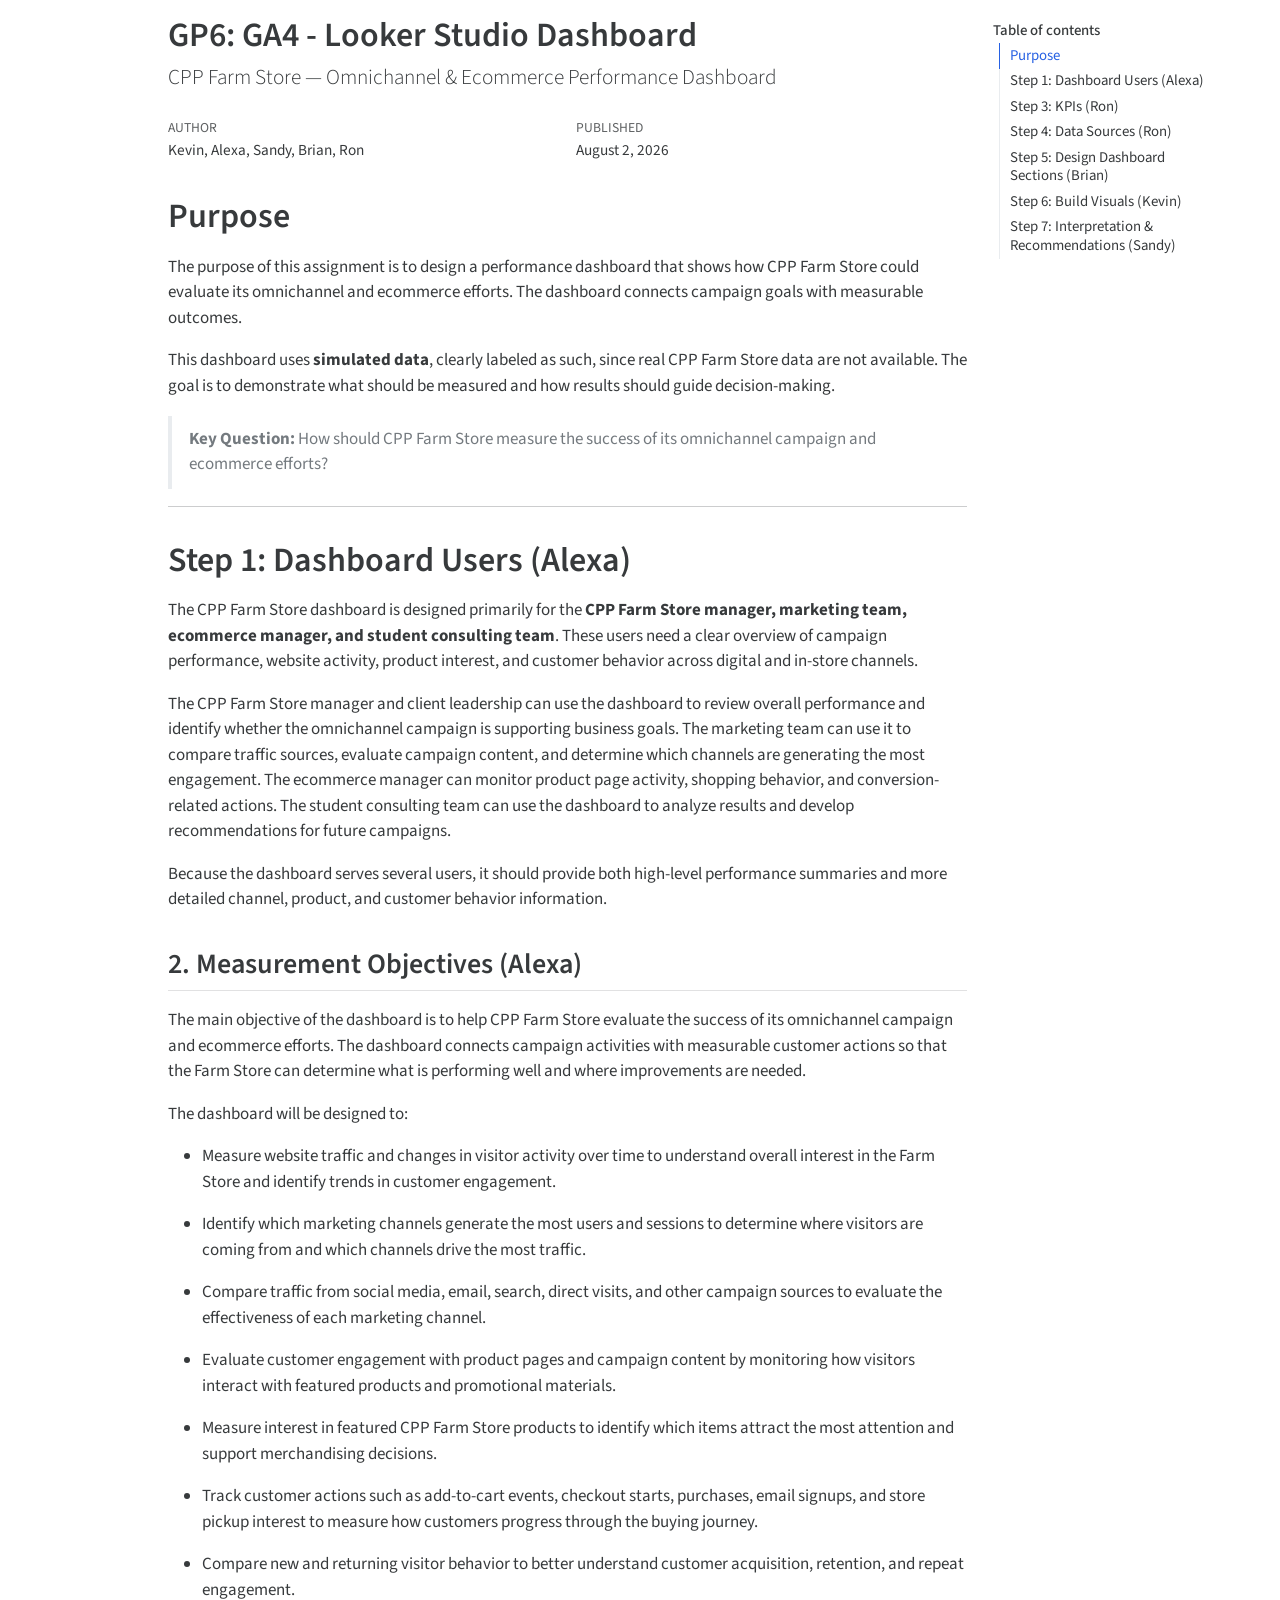
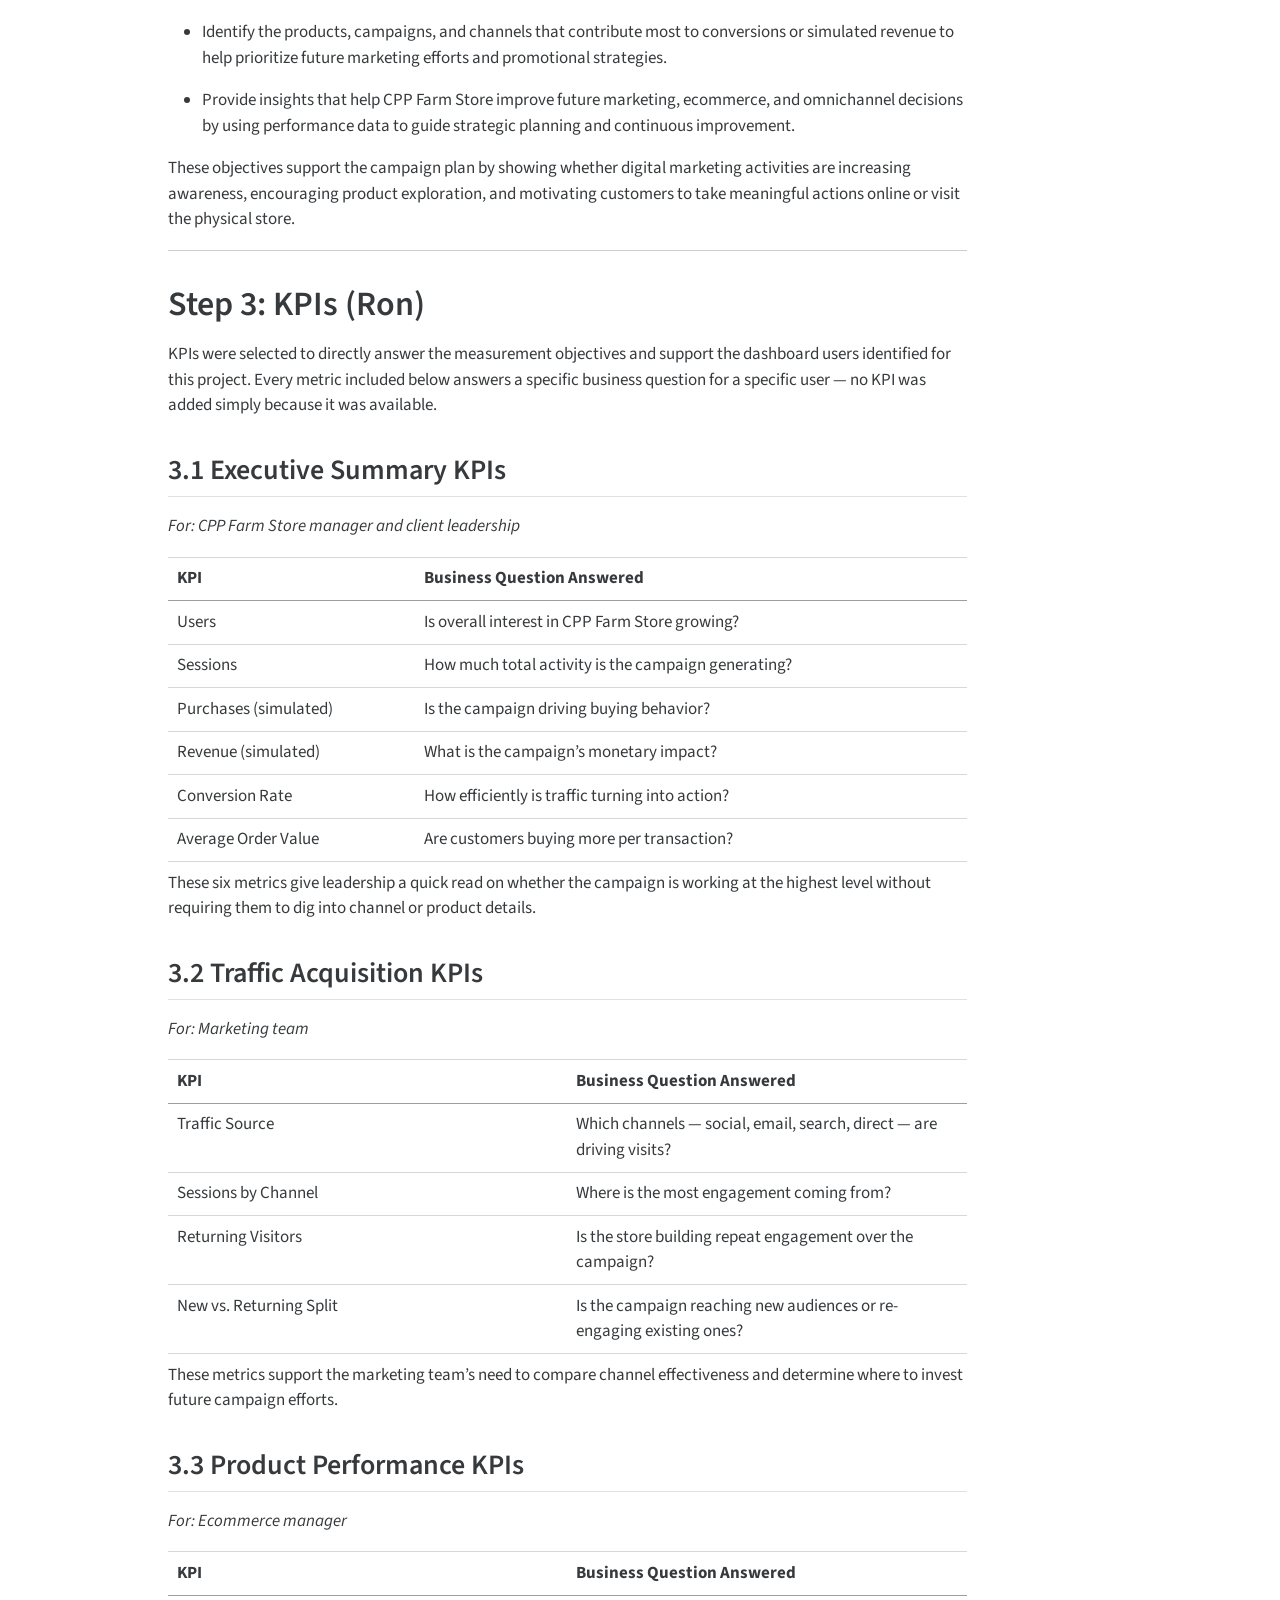
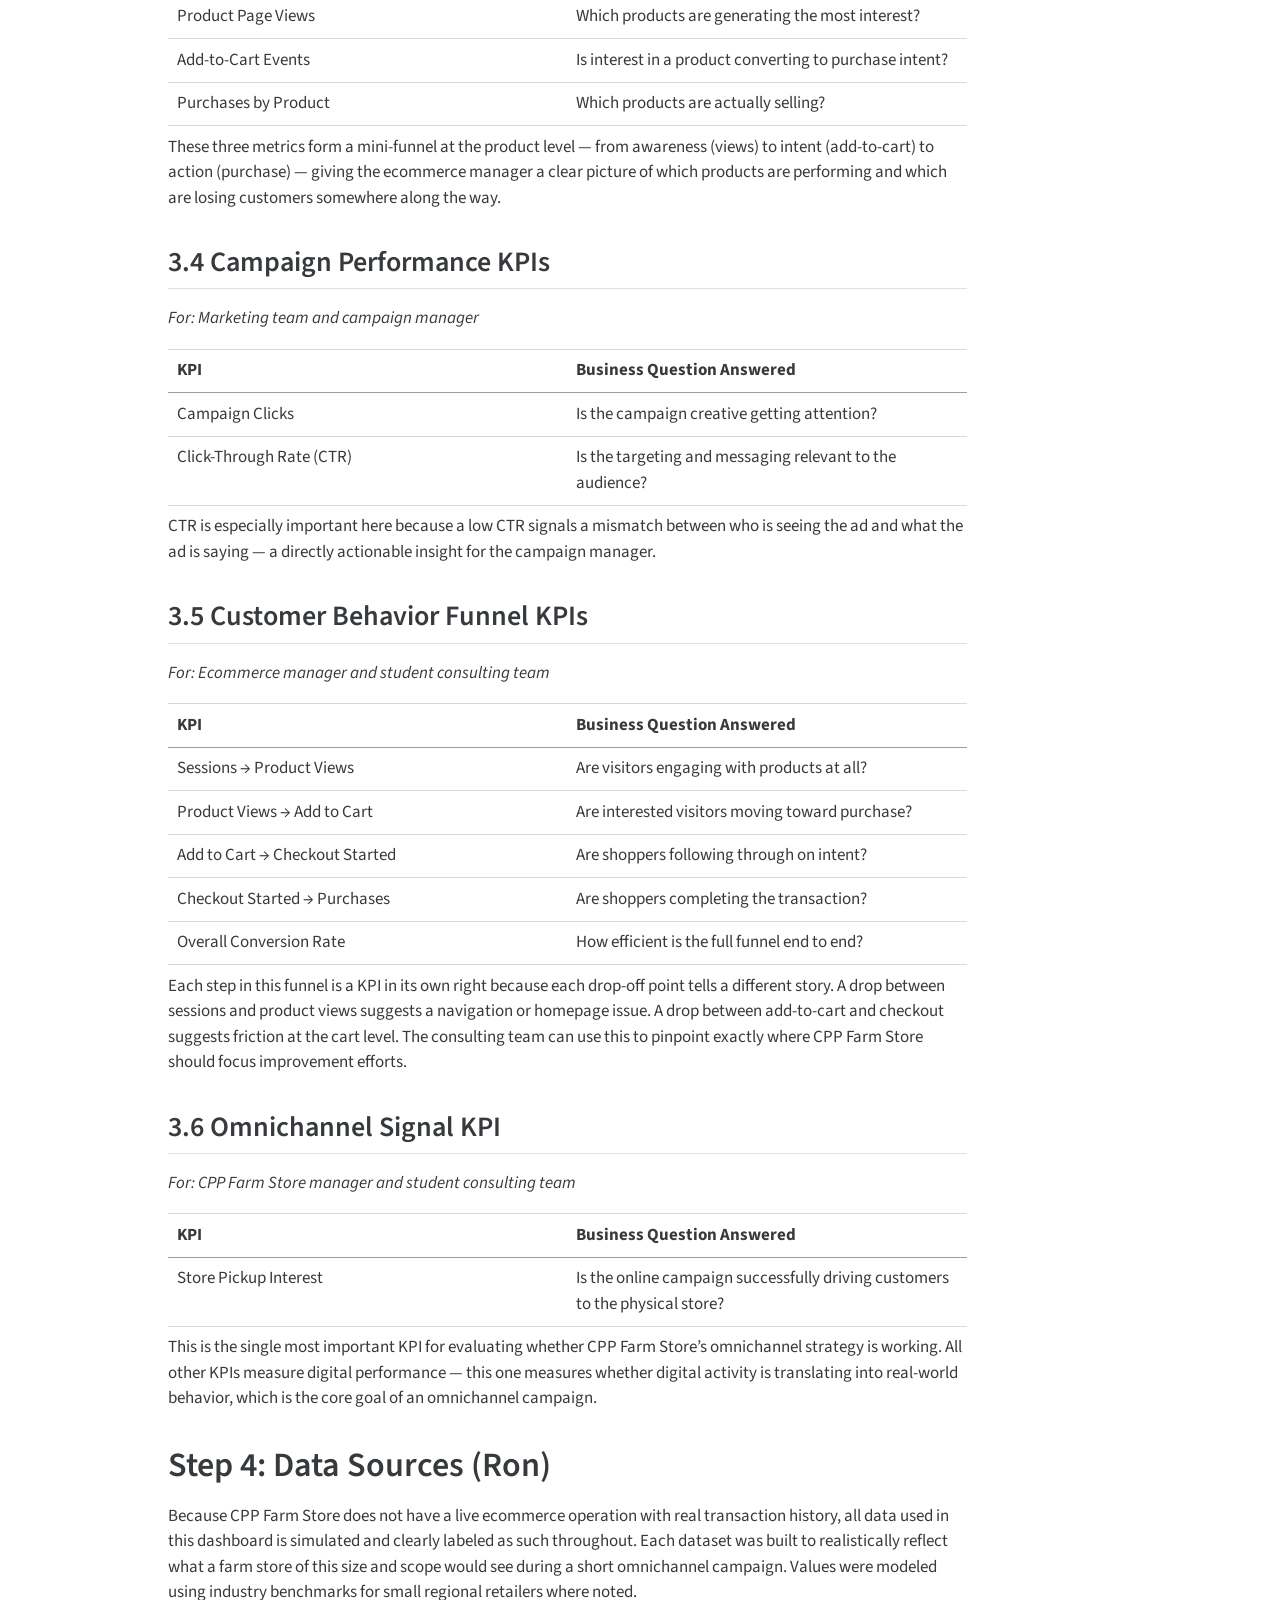
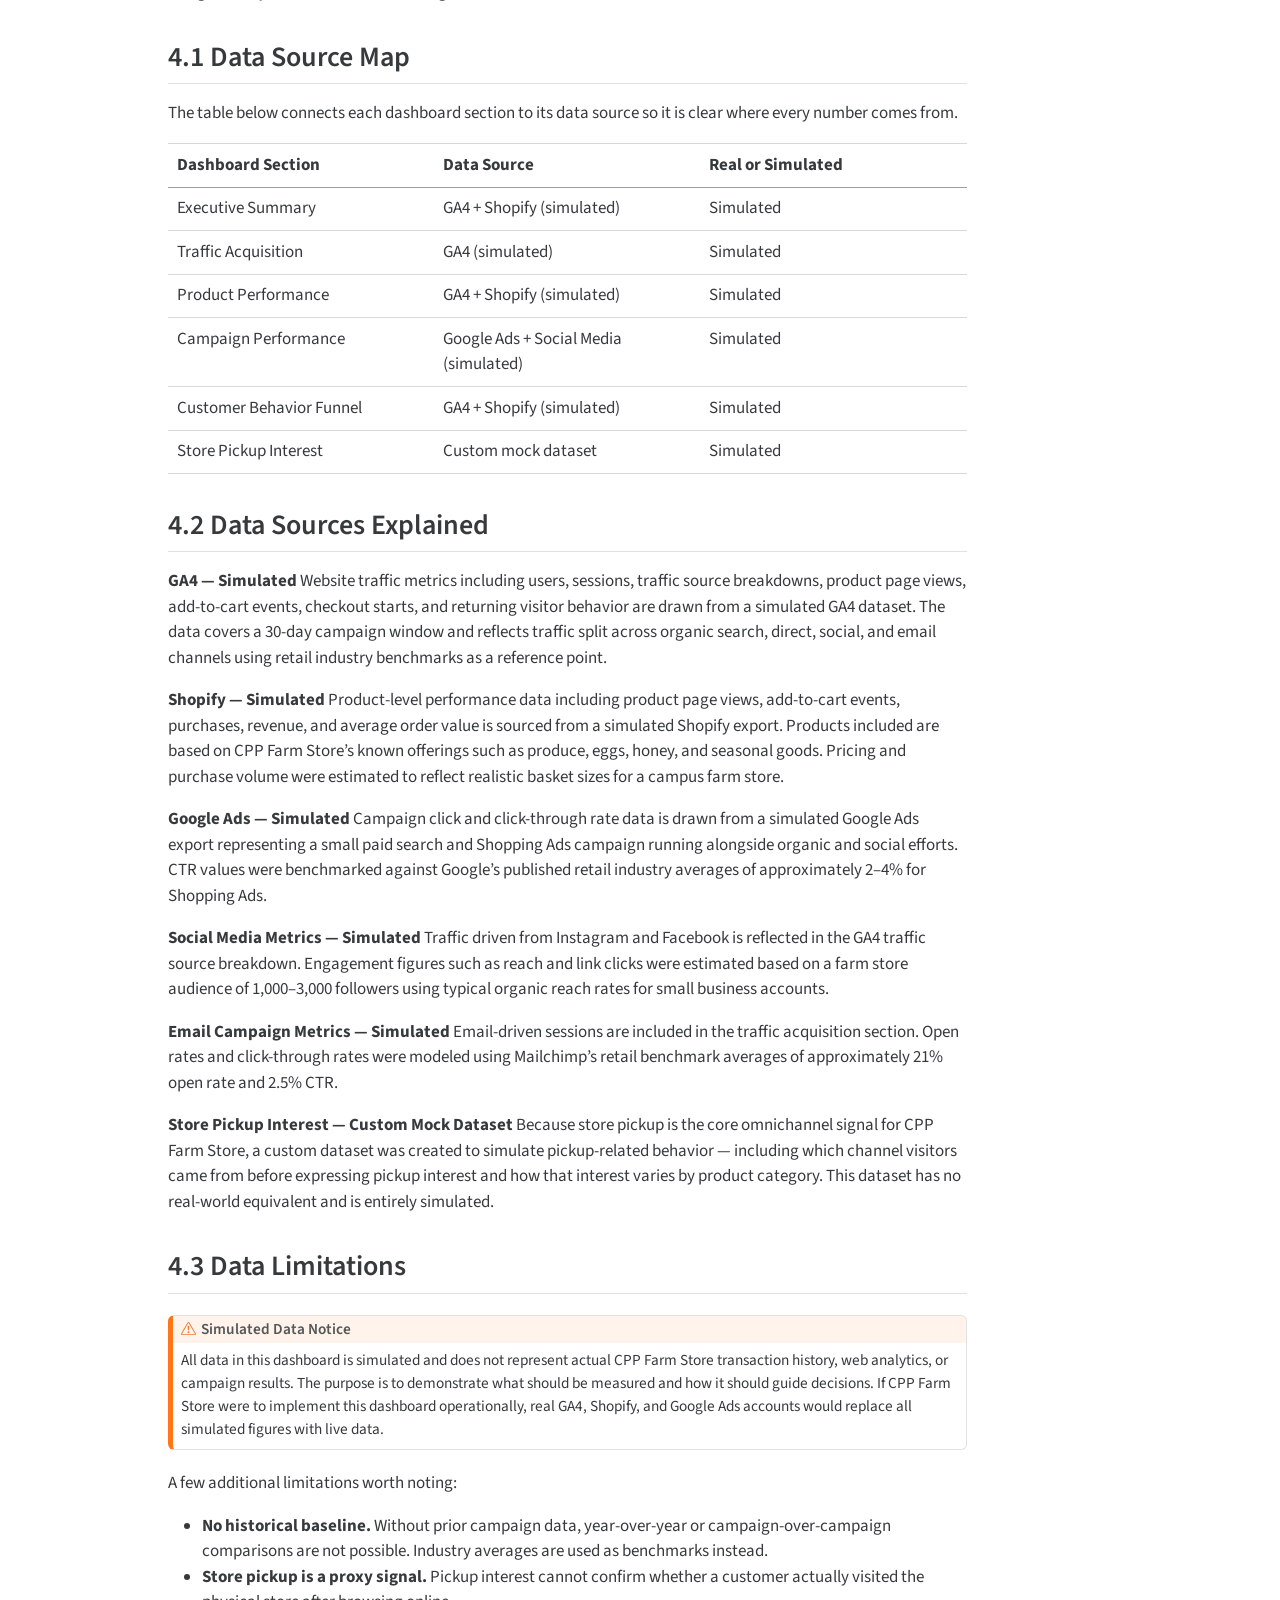
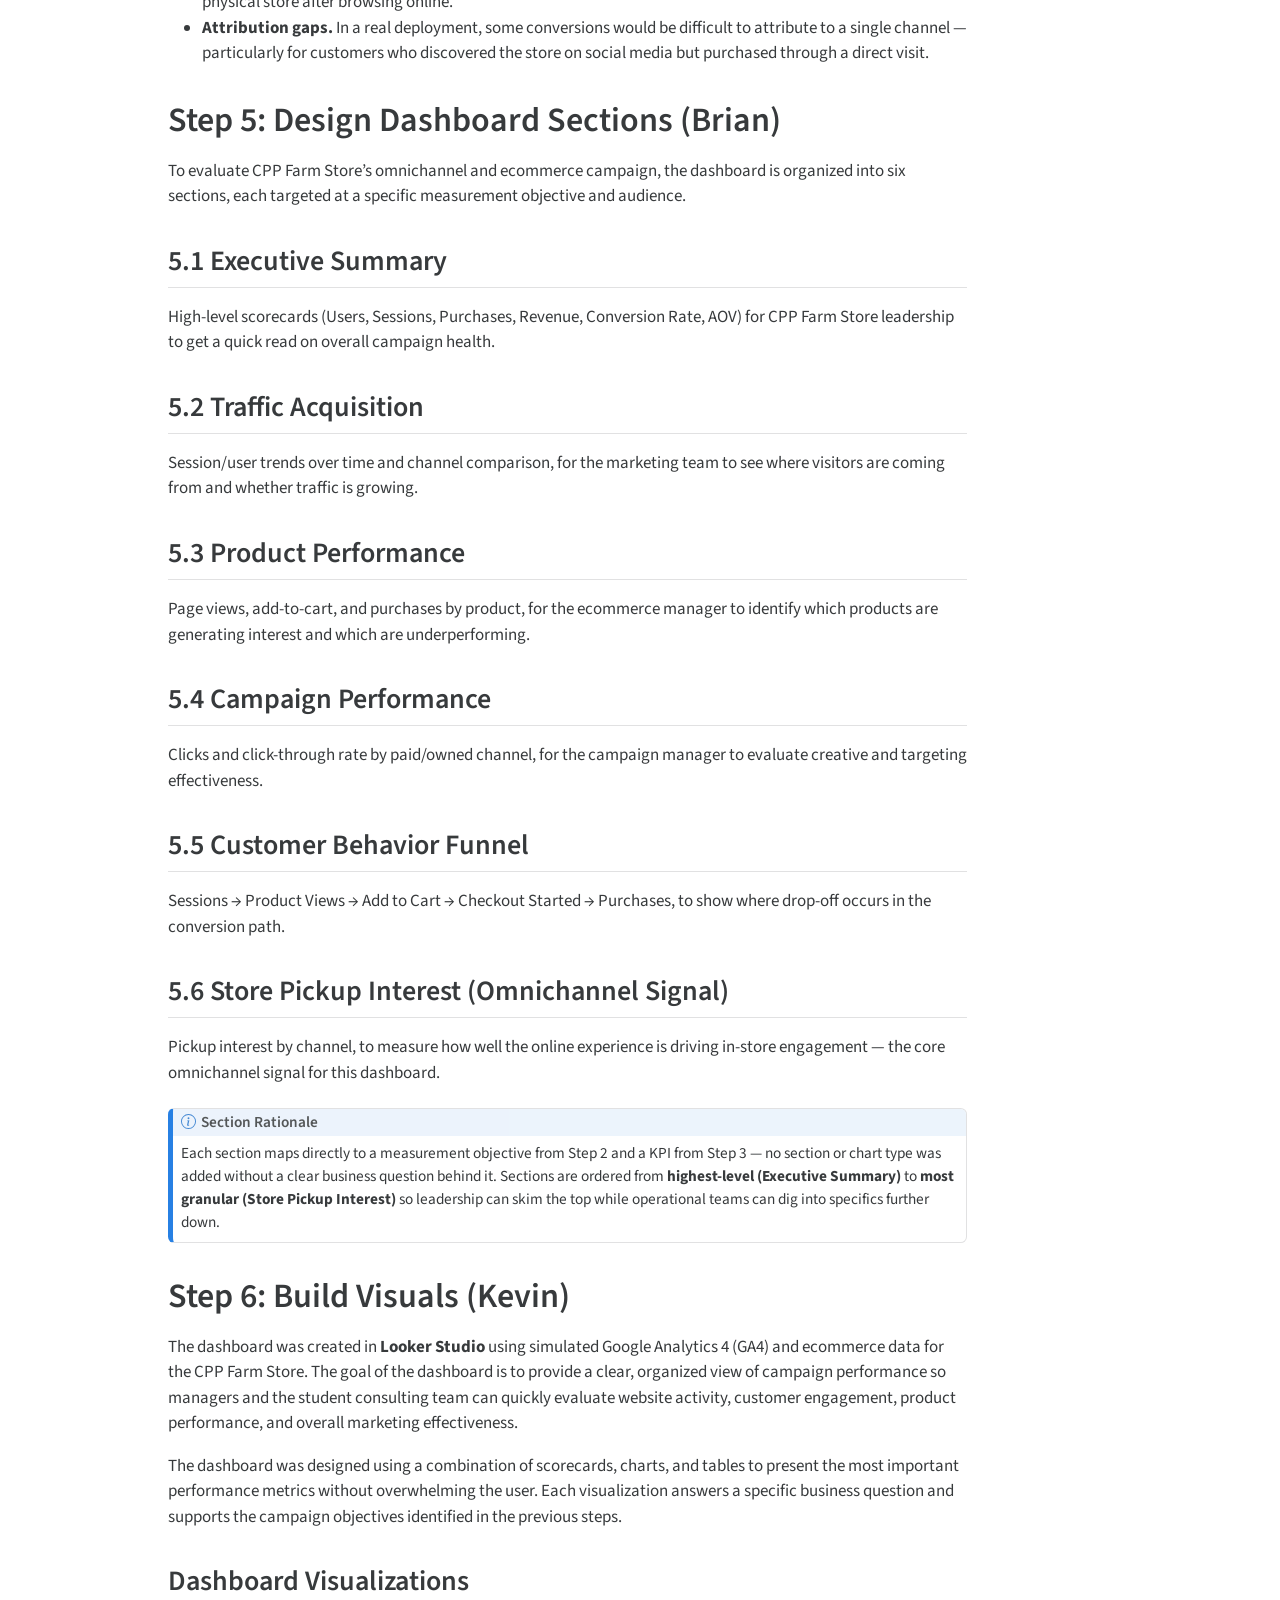
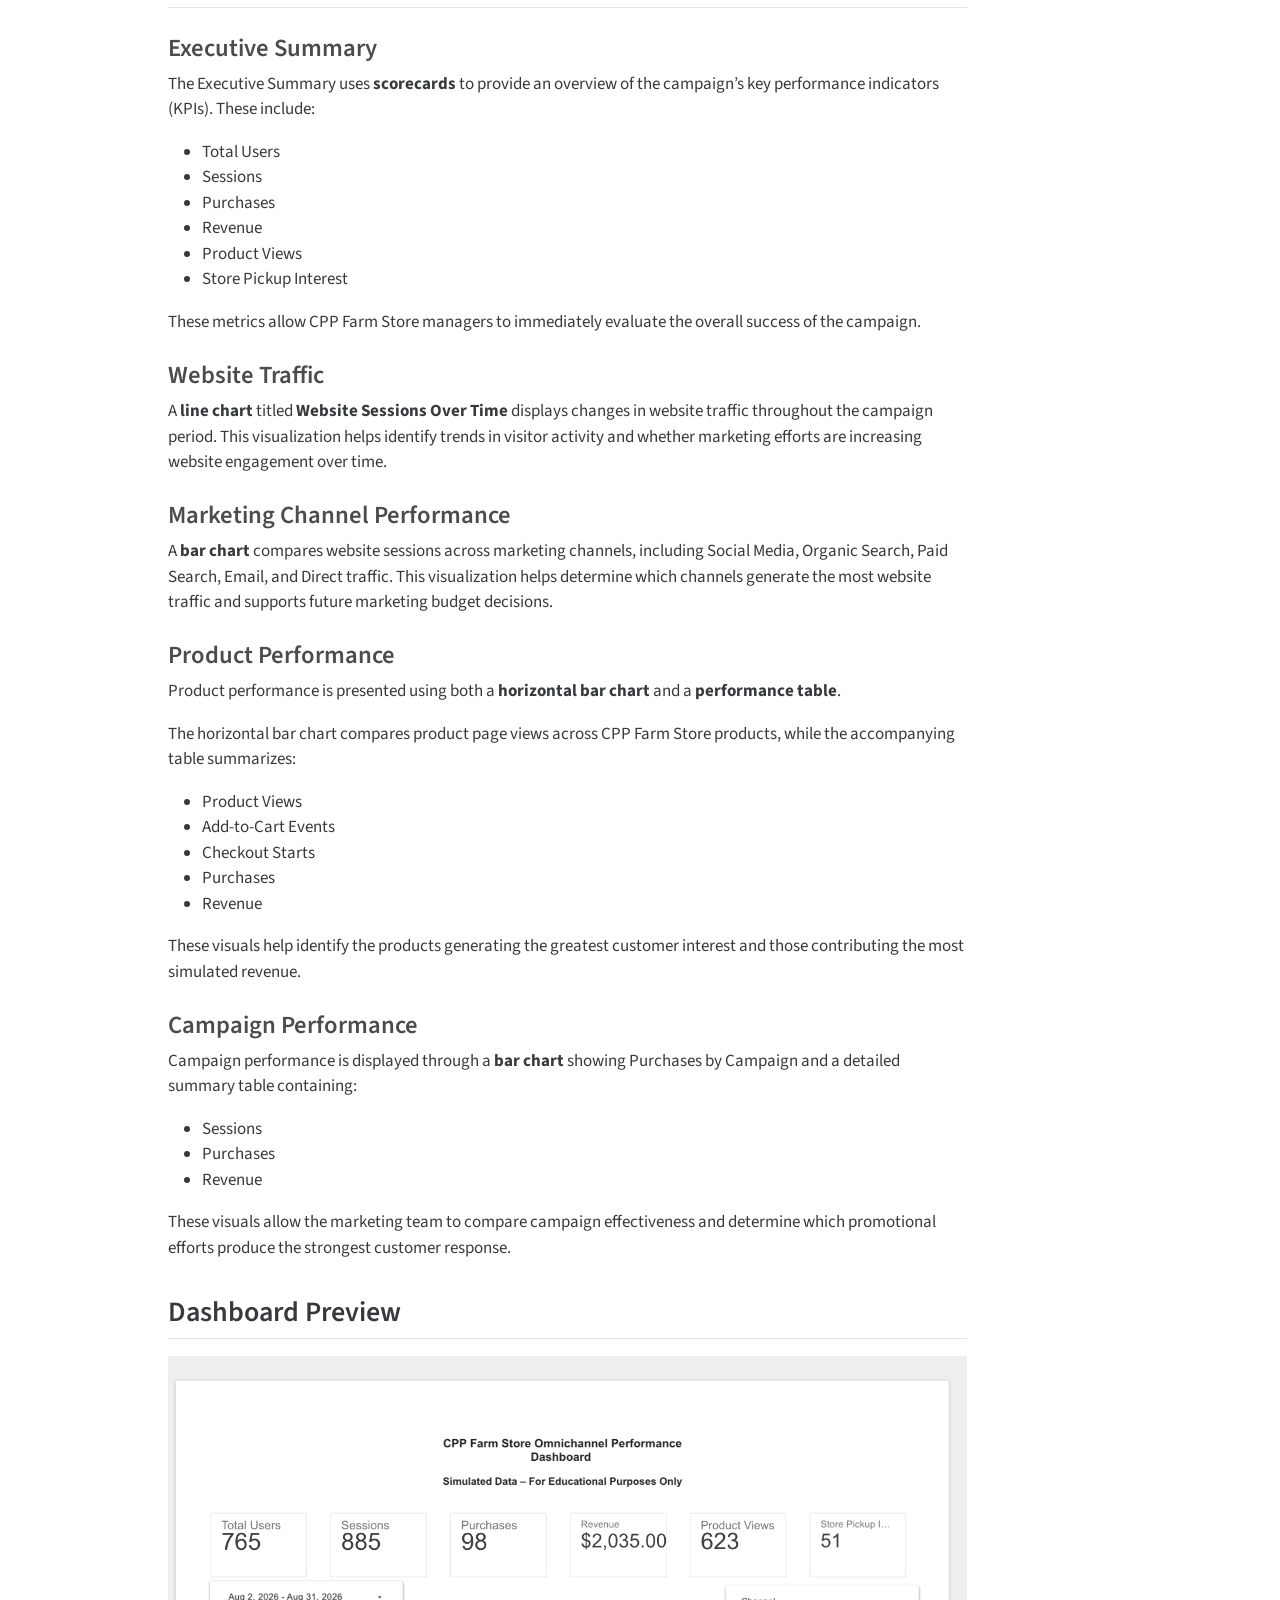
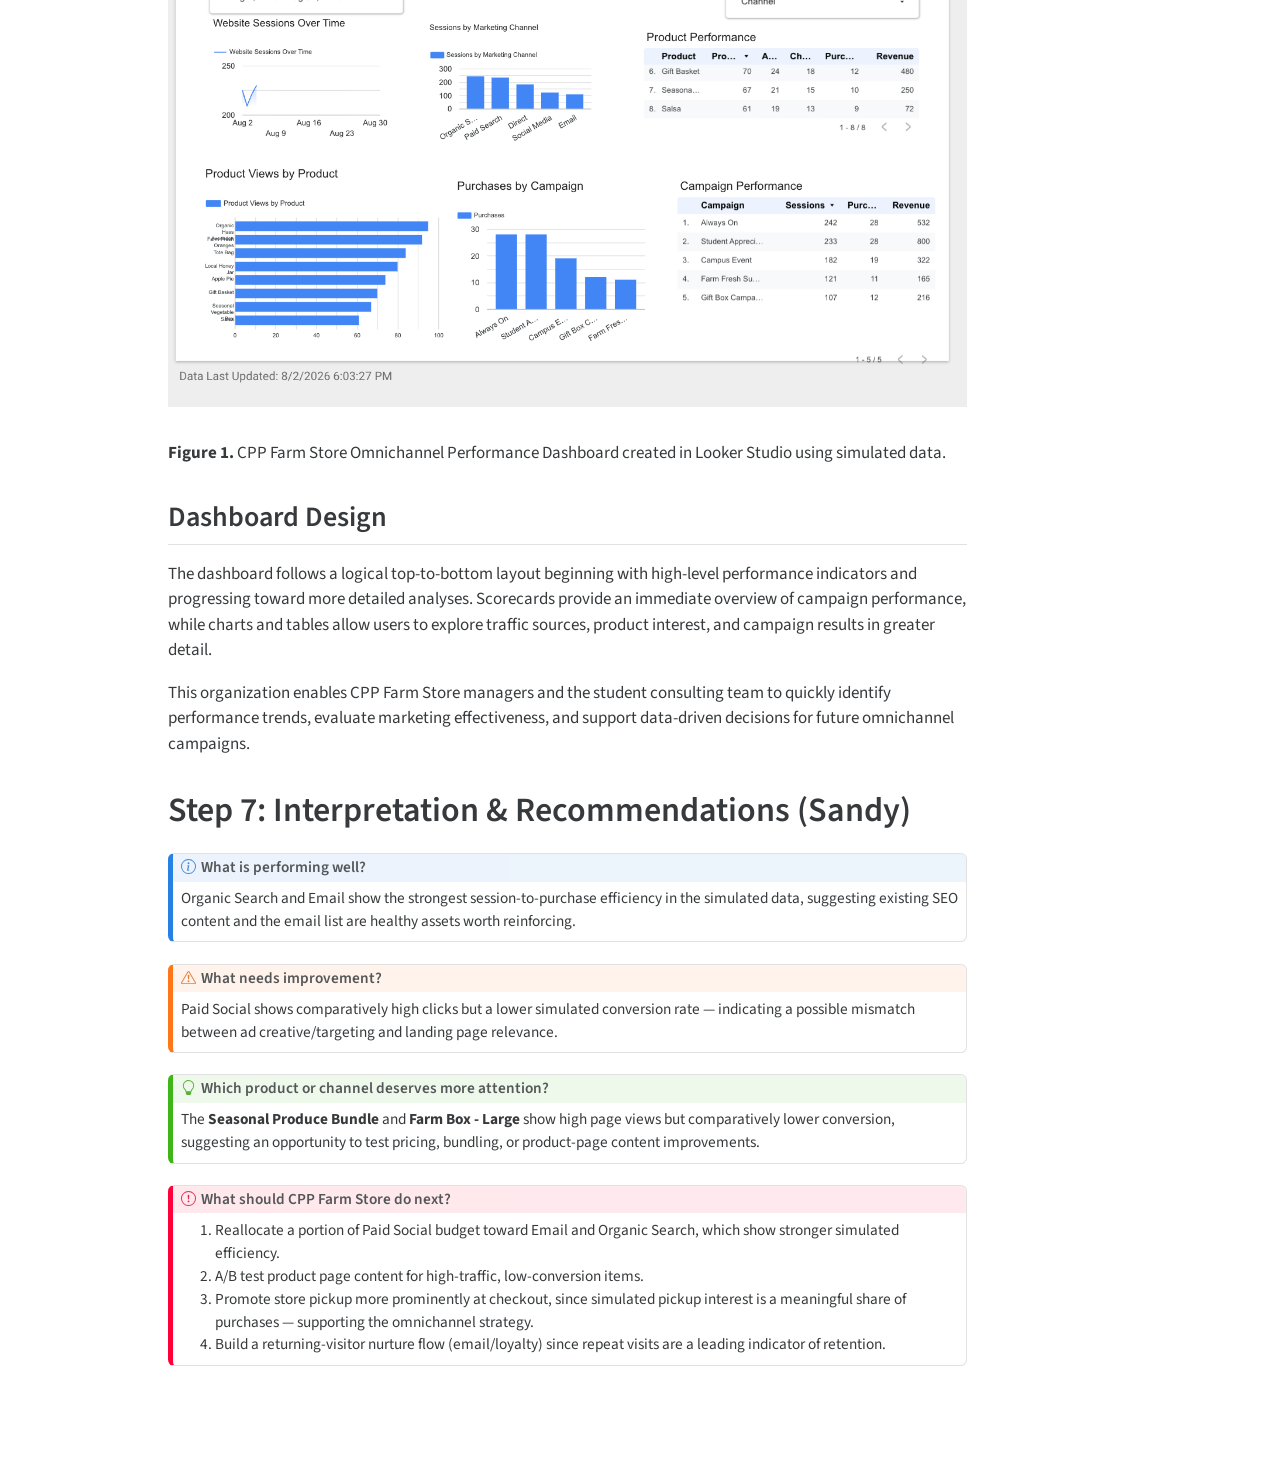
<file: group-project-6.html>
<!DOCTYPE html>
<html xmlns="http://www.w3.org/1999/xhtml" lang="en" xml:lang="en"><head>

<meta charset="utf-8">
<meta name="generator" content="quarto-1.8.26">

<meta name="viewport" content="width=device-width, initial-scale=1.0, user-scalable=yes">

<meta name="author" content="Kevin, Alexa, Sandy, Brian, Ron">
<meta name="dcterms.date" content="2026-08-02">

<title>GP6: GA4 - Looker Studio Dashboard</title>
<style>
code{white-space: pre-wrap;}
span.smallcaps{font-variant: small-caps;}
div.columns{display: flex; gap: min(4vw, 1.5em);}
div.column{flex: auto; overflow-x: auto;}
div.hanging-indent{margin-left: 1.5em; text-indent: -1.5em;}
ul.task-list{list-style: none;}
ul.task-list li input[type="checkbox"] {
  width: 0.8em;
  margin: 0 0.8em 0.2em -1em; /* quarto-specific, see https://github.com/quarto-dev/quarto-cli/issues/4556 */ 
  vertical-align: middle;
}
</style>


<script src="group-project-6_files/libs/clipboard/clipboard.min.js"></script>
<script src="group-project-6_files/libs/quarto-html/quarto.js" type="module"></script>
<script src="group-project-6_files/libs/quarto-html/tabsets/tabsets.js" type="module"></script>
<script src="group-project-6_files/libs/quarto-html/axe/axe-check.js" type="module"></script>
<script src="group-project-6_files/libs/quarto-html/popper.min.js"></script>
<script src="group-project-6_files/libs/quarto-html/tippy.umd.min.js"></script>
<script src="group-project-6_files/libs/quarto-html/anchor.min.js"></script>
<link href="group-project-6_files/libs/quarto-html/tippy.css" rel="stylesheet">
<link href="group-project-6_files/libs/quarto-html/quarto-syntax-highlighting-587c61ba64f3a5504c4d52d930310e48.css" rel="stylesheet" id="quarto-text-highlighting-styles">
<script src="group-project-6_files/libs/bootstrap/bootstrap.min.js"></script>
<link href="group-project-6_files/libs/bootstrap/bootstrap-icons.css" rel="stylesheet">
<link href="group-project-6_files/libs/bootstrap/bootstrap-a74871fe4945b66d259aafc266475145.min.css" rel="stylesheet" append-hash="true" id="quarto-bootstrap" data-mode="light">


</head>

<body class="quarto-light">

<div id="quarto-content" class="page-columns page-rows-contents page-layout-article">
<div id="quarto-margin-sidebar" class="sidebar margin-sidebar">
  <nav id="TOC" role="doc-toc" class="toc-active">
    <h2 id="toc-title">Table of contents</h2>
   
  <ul>
  <li><a href="#purpose" id="toc-purpose" class="nav-link active" data-scroll-target="#purpose">Purpose</a></li>
  <li><a href="#step-1-dashboard-users-alexa" id="toc-step-1-dashboard-users-alexa" class="nav-link" data-scroll-target="#step-1-dashboard-users-alexa">Step 1: Dashboard Users (Alexa)</a>
  <ul class="collapse">
  <li><a href="#measurement-objectives-alexa" id="toc-measurement-objectives-alexa" class="nav-link" data-scroll-target="#measurement-objectives-alexa">2. Measurement Objectives (Alexa)</a></li>
  </ul></li>
  <li><a href="#step-3-kpis-ron" id="toc-step-3-kpis-ron" class="nav-link" data-scroll-target="#step-3-kpis-ron">Step 3: KPIs (Ron)</a>
  <ul class="collapse">
  <li><a href="#executive-summary-kpis" id="toc-executive-summary-kpis" class="nav-link" data-scroll-target="#executive-summary-kpis">3.1 Executive Summary KPIs</a></li>
  <li><a href="#traffic-acquisition-kpis" id="toc-traffic-acquisition-kpis" class="nav-link" data-scroll-target="#traffic-acquisition-kpis">3.2 Traffic Acquisition KPIs</a></li>
  <li><a href="#product-performance-kpis" id="toc-product-performance-kpis" class="nav-link" data-scroll-target="#product-performance-kpis">3.3 Product Performance KPIs</a></li>
  <li><a href="#campaign-performance-kpis" id="toc-campaign-performance-kpis" class="nav-link" data-scroll-target="#campaign-performance-kpis">3.4 Campaign Performance KPIs</a></li>
  <li><a href="#customer-behavior-funnel-kpis" id="toc-customer-behavior-funnel-kpis" class="nav-link" data-scroll-target="#customer-behavior-funnel-kpis">3.5 Customer Behavior Funnel KPIs</a></li>
  <li><a href="#omnichannel-signal-kpi" id="toc-omnichannel-signal-kpi" class="nav-link" data-scroll-target="#omnichannel-signal-kpi">3.6 Omnichannel Signal KPI</a></li>
  </ul></li>
  <li><a href="#step-4-data-sources-ron" id="toc-step-4-data-sources-ron" class="nav-link" data-scroll-target="#step-4-data-sources-ron">Step 4: Data Sources (Ron)</a>
  <ul class="collapse">
  <li><a href="#data-source-map" id="toc-data-source-map" class="nav-link" data-scroll-target="#data-source-map">4.1 Data Source Map</a></li>
  <li><a href="#data-sources-explained" id="toc-data-sources-explained" class="nav-link" data-scroll-target="#data-sources-explained">4.2 Data Sources Explained</a></li>
  <li><a href="#data-limitations" id="toc-data-limitations" class="nav-link" data-scroll-target="#data-limitations">4.3 Data Limitations</a></li>
  </ul></li>
  <li><a href="#step-5-design-dashboard-sections-brian" id="toc-step-5-design-dashboard-sections-brian" class="nav-link" data-scroll-target="#step-5-design-dashboard-sections-brian">Step 5: Design Dashboard Sections (Brian)</a>
  <ul class="collapse">
  <li><a href="#executive-summary" id="toc-executive-summary" class="nav-link" data-scroll-target="#executive-summary">5.1 Executive Summary</a></li>
  <li><a href="#traffic-acquisition" id="toc-traffic-acquisition" class="nav-link" data-scroll-target="#traffic-acquisition">5.2 Traffic Acquisition</a></li>
  <li><a href="#product-performance" id="toc-product-performance" class="nav-link" data-scroll-target="#product-performance">5.3 Product Performance</a></li>
  <li><a href="#campaign-performance" id="toc-campaign-performance" class="nav-link" data-scroll-target="#campaign-performance">5.4 Campaign Performance</a></li>
  <li><a href="#customer-behavior-funnel" id="toc-customer-behavior-funnel" class="nav-link" data-scroll-target="#customer-behavior-funnel">5.5 Customer Behavior Funnel</a></li>
  <li><a href="#store-pickup-interest-omnichannel-signal" id="toc-store-pickup-interest-omnichannel-signal" class="nav-link" data-scroll-target="#store-pickup-interest-omnichannel-signal">5.6 Store Pickup Interest (Omnichannel Signal)</a></li>
  </ul></li>
  <li><a href="#step-6-build-visuals-kevin" id="toc-step-6-build-visuals-kevin" class="nav-link" data-scroll-target="#step-6-build-visuals-kevin">Step 6: Build Visuals (Kevin)</a>
  <ul class="collapse">
  <li><a href="#dashboard-visualizations" id="toc-dashboard-visualizations" class="nav-link" data-scroll-target="#dashboard-visualizations">Dashboard Visualizations</a>
  <ul class="collapse">
  <li><a href="#executive-summary-1" id="toc-executive-summary-1" class="nav-link" data-scroll-target="#executive-summary-1">Executive Summary</a></li>
  <li><a href="#website-traffic" id="toc-website-traffic" class="nav-link" data-scroll-target="#website-traffic">Website Traffic</a></li>
  <li><a href="#marketing-channel-performance" id="toc-marketing-channel-performance" class="nav-link" data-scroll-target="#marketing-channel-performance">Marketing Channel Performance</a></li>
  <li><a href="#product-performance-1" id="toc-product-performance-1" class="nav-link" data-scroll-target="#product-performance-1">Product Performance</a></li>
  <li><a href="#campaign-performance-1" id="toc-campaign-performance-1" class="nav-link" data-scroll-target="#campaign-performance-1">Campaign Performance</a></li>
  </ul></li>
  <li><a href="#dashboard-preview" id="toc-dashboard-preview" class="nav-link" data-scroll-target="#dashboard-preview">Dashboard Preview</a></li>
  <li><a href="#dashboard-design" id="toc-dashboard-design" class="nav-link" data-scroll-target="#dashboard-design">Dashboard Design</a></li>
  </ul></li>
  <li><a href="#step-7-interpretation-recommendations-sandy" id="toc-step-7-interpretation-recommendations-sandy" class="nav-link" data-scroll-target="#step-7-interpretation-recommendations-sandy">Step 7: Interpretation &amp; Recommendations (Sandy)</a></li>
  </ul>
</nav>
</div>
<main class="content" id="quarto-document-content">

<header id="title-block-header" class="quarto-title-block default">
<div class="quarto-title">
<h1 class="title">GP6: GA4 - Looker Studio Dashboard</h1>
<p class="subtitle lead">CPP Farm Store — Omnichannel &amp; Ecommerce Performance Dashboard</p>
</div>



<div class="quarto-title-meta">

    <div>
    <div class="quarto-title-meta-heading">Author</div>
    <div class="quarto-title-meta-contents">
             <p>Kevin, Alexa, Sandy, Brian, Ron </p>
          </div>
  </div>
    
    <div>
    <div class="quarto-title-meta-heading">Published</div>
    <div class="quarto-title-meta-contents">
      <p class="date">August 2, 2026</p>
    </div>
  </div>
  
    
  </div>
  


</header>


<section id="purpose" class="level1">
<h1>Purpose</h1>
<p>The purpose of this assignment is to design a performance dashboard that shows how CPP Farm Store could evaluate its omnichannel and ecommerce efforts. The dashboard connects campaign goals with measurable outcomes.</p>
<p>This dashboard uses <strong>simulated data</strong>, clearly labeled as such, since real CPP Farm Store data are not available. The goal is to demonstrate what should be measured and how results should guide decision-making.</p>
<blockquote class="blockquote">
<p><strong>Key Question:</strong> How should CPP Farm Store measure the success of its omnichannel campaign and ecommerce efforts?</p>
</blockquote>
<hr>
</section>
<section id="step-1-dashboard-users-alexa" class="level1">
<h1>Step 1: Dashboard Users (Alexa)</h1>
<p>The CPP Farm Store dashboard is designed primarily for the <strong>CPP Farm Store manager, marketing team, ecommerce manager, and student consulting team</strong>. These users need a clear overview of campaign performance, website activity, product interest, and customer behavior across digital and in-store channels.</p>
<p>The CPP Farm Store manager and client leadership can use the dashboard to review overall performance and identify whether the omnichannel campaign is supporting business goals. The marketing team can use it to compare traffic sources, evaluate campaign content, and determine which channels are generating the most engagement. The ecommerce manager can monitor product page activity, shopping behavior, and conversion-related actions. The student consulting team can use the dashboard to analyze results and develop recommendations for future campaigns.</p>
<p>Because the dashboard serves several users, it should provide both high-level performance summaries and more detailed channel, product, and customer behavior information.</p>
<section id="measurement-objectives-alexa" class="level2">
<h2 class="anchored" data-anchor-id="measurement-objectives-alexa">2. Measurement Objectives (Alexa)</h2>
<p>The main objective of the dashboard is to help CPP Farm Store evaluate the success of its omnichannel campaign and ecommerce efforts. The dashboard connects campaign activities with measurable customer actions so that the Farm Store can determine what is performing well and where improvements are needed.</p>
<p>The dashboard will be designed to:</p>
<ul>
<li><p>Measure website traffic and changes in visitor activity over time to understand overall interest in the Farm Store and identify trends in customer engagement.</p></li>
<li><p>Identify which marketing channels generate the most users and sessions to determine where visitors are coming from and which channels drive the most traffic.</p></li>
<li><p>Compare traffic from social media, email, search, direct visits, and other campaign sources to evaluate the effectiveness of each marketing channel.</p></li>
<li><p>Evaluate customer engagement with product pages and campaign content by monitoring how visitors interact with featured products and promotional materials.</p></li>
<li><p>Measure interest in featured CPP Farm Store products to identify which items attract the most attention and support merchandising decisions.</p></li>
<li><p>Track customer actions such as add-to-cart events, checkout starts, purchases, email signups, and store pickup interest to measure how customers progress through the buying journey.</p></li>
<li><p>Compare new and returning visitor behavior to better understand customer acquisition, retention, and repeat engagement.</p></li>
<li><p>Identify the products, campaigns, and channels that contribute most to conversions or simulated revenue to help prioritize future marketing efforts and promotional strategies.</p></li>
<li><p>Provide insights that help CPP Farm Store improve future marketing, ecommerce, and omnichannel decisions by using performance data to guide strategic planning and continuous improvement.</p></li>
</ul>
<p>These objectives support the campaign plan by showing whether digital marketing activities are increasing awareness, encouraging product exploration, and motivating customers to take meaningful actions online or visit the physical store.</p>
<hr>
</section>
</section>
<section id="step-3-kpis-ron" class="level1">
<h1>Step 3: KPIs (Ron)</h1>
<p>KPIs were selected to directly answer the measurement objectives and support the dashboard users identified for this project. Every metric included below answers a specific business question for a specific user — no KPI was added simply because it was available.</p>
<section id="executive-summary-kpis" class="level2">
<h2 class="anchored" data-anchor-id="executive-summary-kpis">3.1 Executive Summary KPIs</h2>
<p><em>For: CPP Farm Store manager and client leadership</em></p>
<table class="caption-top table">
<thead>
<tr class="header">
<th>KPI</th>
<th>Business Question Answered</th>
</tr>
</thead>
<tbody>
<tr class="odd">
<td>Users</td>
<td>Is overall interest in CPP Farm Store growing?</td>
</tr>
<tr class="even">
<td>Sessions</td>
<td>How much total activity is the campaign generating?</td>
</tr>
<tr class="odd">
<td>Purchases (simulated)</td>
<td>Is the campaign driving buying behavior?</td>
</tr>
<tr class="even">
<td>Revenue (simulated)</td>
<td>What is the campaign’s monetary impact?</td>
</tr>
<tr class="odd">
<td>Conversion Rate</td>
<td>How efficiently is traffic turning into action?</td>
</tr>
<tr class="even">
<td>Average Order Value</td>
<td>Are customers buying more per transaction?</td>
</tr>
</tbody>
</table>
<p>These six metrics give leadership a quick read on whether the campaign is working at the highest level without requiring them to dig into channel or product details.</p>
</section>
<section id="traffic-acquisition-kpis" class="level2">
<h2 class="anchored" data-anchor-id="traffic-acquisition-kpis">3.2 Traffic Acquisition KPIs</h2>
<p><em>For: Marketing team</em></p>
<table class="caption-top table">
<colgroup>
<col style="width: 50%">
<col style="width: 50%">
</colgroup>
<thead>
<tr class="header">
<th>KPI</th>
<th>Business Question Answered</th>
</tr>
</thead>
<tbody>
<tr class="odd">
<td>Traffic Source</td>
<td>Which channels — social, email, search, direct — are driving visits?</td>
</tr>
<tr class="even">
<td>Sessions by Channel</td>
<td>Where is the most engagement coming from?</td>
</tr>
<tr class="odd">
<td>Returning Visitors</td>
<td>Is the store building repeat engagement over the campaign?</td>
</tr>
<tr class="even">
<td>New vs.&nbsp;Returning Split</td>
<td>Is the campaign reaching new audiences or re-engaging existing ones?</td>
</tr>
</tbody>
</table>
<p>These metrics support the marketing team’s need to compare channel effectiveness and determine where to invest future campaign efforts.</p>
</section>
<section id="product-performance-kpis" class="level2">
<h2 class="anchored" data-anchor-id="product-performance-kpis">3.3 Product Performance KPIs</h2>
<p><em>For: Ecommerce manager</em></p>
<table class="caption-top table">
<colgroup>
<col style="width: 50%">
<col style="width: 50%">
</colgroup>
<thead>
<tr class="header">
<th>KPI</th>
<th>Business Question Answered</th>
</tr>
</thead>
<tbody>
<tr class="odd">
<td>Product Page Views</td>
<td>Which products are generating the most interest?</td>
</tr>
<tr class="even">
<td>Add-to-Cart Events</td>
<td>Is interest in a product converting to purchase intent?</td>
</tr>
<tr class="odd">
<td>Purchases by Product</td>
<td>Which products are actually selling?</td>
</tr>
</tbody>
</table>
<p>These three metrics form a mini-funnel at the product level — from awareness (views) to intent (add-to-cart) to action (purchase) — giving the ecommerce manager a clear picture of which products are performing and which are losing customers somewhere along the way.</p>
</section>
<section id="campaign-performance-kpis" class="level2">
<h2 class="anchored" data-anchor-id="campaign-performance-kpis">3.4 Campaign Performance KPIs</h2>
<p><em>For: Marketing team and campaign manager</em></p>
<table class="caption-top table">
<colgroup>
<col style="width: 50%">
<col style="width: 50%">
</colgroup>
<thead>
<tr class="header">
<th>KPI</th>
<th>Business Question Answered</th>
</tr>
</thead>
<tbody>
<tr class="odd">
<td>Campaign Clicks</td>
<td>Is the campaign creative getting attention?</td>
</tr>
<tr class="even">
<td>Click-Through Rate (CTR)</td>
<td>Is the targeting and messaging relevant to the audience?</td>
</tr>
</tbody>
</table>
<p>CTR is especially important here because a low CTR signals a mismatch between who is seeing the ad and what the ad is saying — a directly actionable insight for the campaign manager.</p>
</section>
<section id="customer-behavior-funnel-kpis" class="level2">
<h2 class="anchored" data-anchor-id="customer-behavior-funnel-kpis">3.5 Customer Behavior Funnel KPIs</h2>
<p><em>For: Ecommerce manager and student consulting team</em></p>
<table class="caption-top table">
<colgroup>
<col style="width: 50%">
<col style="width: 50%">
</colgroup>
<thead>
<tr class="header">
<th>KPI</th>
<th>Business Question Answered</th>
</tr>
</thead>
<tbody>
<tr class="odd">
<td>Sessions → Product Views</td>
<td>Are visitors engaging with products at all?</td>
</tr>
<tr class="even">
<td>Product Views → Add to Cart</td>
<td>Are interested visitors moving toward purchase?</td>
</tr>
<tr class="odd">
<td>Add to Cart → Checkout Started</td>
<td>Are shoppers following through on intent?</td>
</tr>
<tr class="even">
<td>Checkout Started → Purchases</td>
<td>Are shoppers completing the transaction?</td>
</tr>
<tr class="odd">
<td>Overall Conversion Rate</td>
<td>How efficient is the full funnel end to end?</td>
</tr>
</tbody>
</table>
<p>Each step in this funnel is a KPI in its own right because each drop-off point tells a different story. A drop between sessions and product views suggests a navigation or homepage issue. A drop between add-to-cart and checkout suggests friction at the cart level. The consulting team can use this to pinpoint exactly where CPP Farm Store should focus improvement efforts.</p>
</section>
<section id="omnichannel-signal-kpi" class="level2">
<h2 class="anchored" data-anchor-id="omnichannel-signal-kpi">3.6 Omnichannel Signal KPI</h2>
<p><em>For: CPP Farm Store manager and student consulting team</em></p>
<table class="caption-top table">
<colgroup>
<col style="width: 50%">
<col style="width: 50%">
</colgroup>
<thead>
<tr class="header">
<th>KPI</th>
<th>Business Question Answered</th>
</tr>
</thead>
<tbody>
<tr class="odd">
<td>Store Pickup Interest</td>
<td>Is the online campaign successfully driving customers to the physical store?</td>
</tr>
</tbody>
</table>
<p>This is the single most important KPI for evaluating whether CPP Farm Store’s omnichannel strategy is working. All other KPIs measure digital performance — this one measures whether digital activity is translating into real-world behavior, which is the core goal of an omnichannel campaign.</p>
</section>
</section>
<section id="step-4-data-sources-ron" class="level1">
<h1>Step 4: Data Sources (Ron)</h1>
<p>Because CPP Farm Store does not have a live ecommerce operation with real transaction history, all data used in this dashboard is simulated and clearly labeled as such throughout. Each dataset was built to realistically reflect what a farm store of this size and scope would see during a short omnichannel campaign. Values were modeled using industry benchmarks for small regional retailers where noted.</p>
<section id="data-source-map" class="level2">
<h2 class="anchored" data-anchor-id="data-source-map">4.1 Data Source Map</h2>
<p>The table below connects each dashboard section to its data source so it is clear where every number comes from.</p>
<table class="caption-top table">
<colgroup>
<col style="width: 33%">
<col style="width: 33%">
<col style="width: 33%">
</colgroup>
<thead>
<tr class="header">
<th>Dashboard Section</th>
<th>Data Source</th>
<th>Real or Simulated</th>
</tr>
</thead>
<tbody>
<tr class="odd">
<td>Executive Summary</td>
<td>GA4 + Shopify (simulated)</td>
<td>Simulated</td>
</tr>
<tr class="even">
<td>Traffic Acquisition</td>
<td>GA4 (simulated)</td>
<td>Simulated</td>
</tr>
<tr class="odd">
<td>Product Performance</td>
<td>GA4 + Shopify (simulated)</td>
<td>Simulated</td>
</tr>
<tr class="even">
<td>Campaign Performance</td>
<td>Google Ads + Social Media (simulated)</td>
<td>Simulated</td>
</tr>
<tr class="odd">
<td>Customer Behavior Funnel</td>
<td>GA4 + Shopify (simulated)</td>
<td>Simulated</td>
</tr>
<tr class="even">
<td>Store Pickup Interest</td>
<td>Custom mock dataset</td>
<td>Simulated</td>
</tr>
</tbody>
</table>
</section>
<section id="data-sources-explained" class="level2">
<h2 class="anchored" data-anchor-id="data-sources-explained">4.2 Data Sources Explained</h2>
<p><strong>GA4 — Simulated</strong> Website traffic metrics including users, sessions, traffic source breakdowns, product page views, add-to-cart events, checkout starts, and returning visitor behavior are drawn from a simulated GA4 dataset. The data covers a 30-day campaign window and reflects traffic split across organic search, direct, social, and email channels using retail industry benchmarks as a reference point.</p>
<p><strong>Shopify — Simulated</strong> Product-level performance data including product page views, add-to-cart events, purchases, revenue, and average order value is sourced from a simulated Shopify export. Products included are based on CPP Farm Store’s known offerings such as produce, eggs, honey, and seasonal goods. Pricing and purchase volume were estimated to reflect realistic basket sizes for a campus farm store.</p>
<p><strong>Google Ads — Simulated</strong> Campaign click and click-through rate data is drawn from a simulated Google Ads export representing a small paid search and Shopping Ads campaign running alongside organic and social efforts. CTR values were benchmarked against Google’s published retail industry averages of approximately 2–4% for Shopping Ads.</p>
<p><strong>Social Media Metrics — Simulated</strong> Traffic driven from Instagram and Facebook is reflected in the GA4 traffic source breakdown. Engagement figures such as reach and link clicks were estimated based on a farm store audience of 1,000–3,000 followers using typical organic reach rates for small business accounts.</p>
<p><strong>Email Campaign Metrics — Simulated</strong> Email-driven sessions are included in the traffic acquisition section. Open rates and click-through rates were modeled using Mailchimp’s retail benchmark averages of approximately 21% open rate and 2.5% CTR.</p>
<p><strong>Store Pickup Interest — Custom Mock Dataset</strong> Because store pickup is the core omnichannel signal for CPP Farm Store, a custom dataset was created to simulate pickup-related behavior — including which channel visitors came from before expressing pickup interest and how that interest varies by product category. This dataset has no real-world equivalent and is entirely simulated.</p>
</section>
<section id="data-limitations" class="level2">
<h2 class="anchored" data-anchor-id="data-limitations">4.3 Data Limitations</h2>
<div class="callout callout-style-default callout-warning callout-titled">
<div class="callout-header d-flex align-content-center">
<div class="callout-icon-container">
<i class="callout-icon"></i>
</div>
<div class="callout-title-container flex-fill">
<span class="screen-reader-only">Warning</span>Simulated Data Notice
</div>
</div>
<div class="callout-body-container callout-body">
<p>All data in this dashboard is simulated and does not represent actual CPP Farm Store transaction history, web analytics, or campaign results. The purpose is to demonstrate what should be measured and how it should guide decisions. If CPP Farm Store were to implement this dashboard operationally, real GA4, Shopify, and Google Ads accounts would replace all simulated figures with live data.</p>
</div>
</div>
<p>A few additional limitations worth noting:</p>
<ul>
<li><strong>No historical baseline.</strong> Without prior campaign data, year-over-year or campaign-over-campaign comparisons are not possible. Industry averages are used as benchmarks instead.</li>
<li><strong>Store pickup is a proxy signal.</strong> Pickup interest cannot confirm whether a customer actually visited the physical store after browsing online.</li>
<li><strong>Attribution gaps.</strong> In a real deployment, some conversions would be difficult to attribute to a single channel — particularly for customers who discovered the store on social media but purchased through a direct visit.</li>
</ul>
</section>
</section>
<section id="step-5-design-dashboard-sections-brian" class="level1">
<h1>Step 5: Design Dashboard Sections (Brian)</h1>
<p>To evaluate CPP Farm Store’s omnichannel and ecommerce campaign, the dashboard is organized into six sections, each targeted at a specific measurement objective and audience.</p>
<section id="executive-summary" class="level2">
<h2 class="anchored" data-anchor-id="executive-summary">5.1 Executive Summary</h2>
<p>High-level scorecards (Users, Sessions, Purchases, Revenue, Conversion Rate, AOV) for CPP Farm Store leadership to get a quick read on overall campaign health.</p>
</section>
<section id="traffic-acquisition" class="level2">
<h2 class="anchored" data-anchor-id="traffic-acquisition">5.2 Traffic Acquisition</h2>
<p>Session/user trends over time and channel comparison, for the marketing team to see where visitors are coming from and whether traffic is growing.</p>
</section>
<section id="product-performance" class="level2">
<h2 class="anchored" data-anchor-id="product-performance">5.3 Product Performance</h2>
<p>Page views, add-to-cart, and purchases by product, for the ecommerce manager to identify which products are generating interest and which are underperforming.</p>
</section>
<section id="campaign-performance" class="level2">
<h2 class="anchored" data-anchor-id="campaign-performance">5.4 Campaign Performance</h2>
<p>Clicks and click-through rate by paid/owned channel, for the campaign manager to evaluate creative and targeting effectiveness.</p>
</section>
<section id="customer-behavior-funnel" class="level2">
<h2 class="anchored" data-anchor-id="customer-behavior-funnel">5.5 Customer Behavior Funnel</h2>
<p>Sessions → Product Views → Add to Cart → Checkout Started → Purchases, to show where drop-off occurs in the conversion path.</p>
</section>
<section id="store-pickup-interest-omnichannel-signal" class="level2">
<h2 class="anchored" data-anchor-id="store-pickup-interest-omnichannel-signal">5.6 Store Pickup Interest (Omnichannel Signal)</h2>
<p>Pickup interest by channel, to measure how well the online experience is driving in-store engagement — the core omnichannel signal for this dashboard.</p>
<div class="callout callout-style-default callout-note callout-titled">
<div class="callout-header d-flex align-content-center">
<div class="callout-icon-container">
<i class="callout-icon"></i>
</div>
<div class="callout-title-container flex-fill">
<span class="screen-reader-only">Note</span>Section Rationale
</div>
</div>
<div class="callout-body-container callout-body">
<p>Each section maps directly to a measurement objective from Step 2 and a KPI from Step 3 — no section or chart type was added without a clear business question behind it. Sections are ordered from <strong>highest-level (Executive Summary)</strong> to <strong>most granular (Store Pickup Interest)</strong> so leadership can skim the top while operational teams can dig into specifics further down.</p>
</div>
</div>
</section>
</section>
<section id="step-6-build-visuals-kevin" class="level1">
<h1>Step 6: Build Visuals (Kevin)</h1>
<p>The dashboard was created in <strong>Looker Studio</strong> using simulated Google Analytics 4 (GA4) and ecommerce data for the CPP Farm Store. The goal of the dashboard is to provide a clear, organized view of campaign performance so managers and the student consulting team can quickly evaluate website activity, customer engagement, product performance, and overall marketing effectiveness.</p>
<p>The dashboard was designed using a combination of scorecards, charts, and tables to present the most important performance metrics without overwhelming the user. Each visualization answers a specific business question and supports the campaign objectives identified in the previous steps.</p>
<section id="dashboard-visualizations" class="level2">
<h2 class="anchored" data-anchor-id="dashboard-visualizations">Dashboard Visualizations</h2>
<section id="executive-summary-1" class="level3">
<h3 class="anchored" data-anchor-id="executive-summary-1">Executive Summary</h3>
<p>The Executive Summary uses <strong>scorecards</strong> to provide an overview of the campaign’s key performance indicators (KPIs). These include:</p>
<ul>
<li>Total Users</li>
<li>Sessions</li>
<li>Purchases</li>
<li>Revenue</li>
<li>Product Views</li>
<li>Store Pickup Interest</li>
</ul>
<p>These metrics allow CPP Farm Store managers to immediately evaluate the overall success of the campaign.</p>
</section>
<section id="website-traffic" class="level3">
<h3 class="anchored" data-anchor-id="website-traffic">Website Traffic</h3>
<p>A <strong>line chart</strong> titled <strong>Website Sessions Over Time</strong> displays changes in website traffic throughout the campaign period. This visualization helps identify trends in visitor activity and whether marketing efforts are increasing website engagement over time.</p>
</section>
<section id="marketing-channel-performance" class="level3">
<h3 class="anchored" data-anchor-id="marketing-channel-performance">Marketing Channel Performance</h3>
<p>A <strong>bar chart</strong> compares website sessions across marketing channels, including Social Media, Organic Search, Paid Search, Email, and Direct traffic. This visualization helps determine which channels generate the most website traffic and supports future marketing budget decisions.</p>
</section>
<section id="product-performance-1" class="level3">
<h3 class="anchored" data-anchor-id="product-performance-1">Product Performance</h3>
<p>Product performance is presented using both a <strong>horizontal bar chart</strong> and a <strong>performance table</strong>.</p>
<p>The horizontal bar chart compares product page views across CPP Farm Store products, while the accompanying table summarizes:</p>
<ul>
<li>Product Views</li>
<li>Add-to-Cart Events</li>
<li>Checkout Starts</li>
<li>Purchases</li>
<li>Revenue</li>
</ul>
<p>These visuals help identify the products generating the greatest customer interest and those contributing the most simulated revenue.</p>
</section>
<section id="campaign-performance-1" class="level3">
<h3 class="anchored" data-anchor-id="campaign-performance-1">Campaign Performance</h3>
<p>Campaign performance is displayed through a <strong>bar chart</strong> showing Purchases by Campaign and a detailed summary table containing:</p>
<ul>
<li>Sessions</li>
<li>Purchases</li>
<li>Revenue</li>
</ul>
<p>These visuals allow the marketing team to compare campaign effectiveness and determine which promotional efforts produce the strongest customer response.</p>
</section>
</section>
<section id="dashboard-preview" class="level2">
<h2 class="anchored" data-anchor-id="dashboard-preview">Dashboard Preview</h2>
<div class="quarto-figure quarto-figure-center">
<figure class="figure">
<p><img src="images/Looker%20Studio%20Dashboard.png" class="img-fluid quarto-figure quarto-figure-center figure-img" style="width:100.0%"></p>
</figure>
</div>
<p><strong>Figure 1.</strong> CPP Farm Store Omnichannel Performance Dashboard created in Looker Studio using simulated data.</p>
</section>
<section id="dashboard-design" class="level2">
<h2 class="anchored" data-anchor-id="dashboard-design">Dashboard Design</h2>
<p>The dashboard follows a logical top-to-bottom layout beginning with high-level performance indicators and progressing toward more detailed analyses. Scorecards provide an immediate overview of campaign performance, while charts and tables allow users to explore traffic sources, product interest, and campaign results in greater detail.</p>
<p>This organization enables CPP Farm Store managers and the student consulting team to quickly identify performance trends, evaluate marketing effectiveness, and support data-driven decisions for future omnichannel campaigns.</p>
</section>
</section>
<section id="step-7-interpretation-recommendations-sandy" class="level1">
<h1>Step 7: Interpretation &amp; Recommendations (Sandy)</h1>
<div class="callout callout-style-default callout-note callout-titled">
<div class="callout-header d-flex align-content-center">
<div class="callout-icon-container">
<i class="callout-icon"></i>
</div>
<div class="callout-title-container flex-fill">
<span class="screen-reader-only">Note</span>What is performing well?
</div>
</div>
<div class="callout-body-container callout-body">
<p>Organic Search and Email show the strongest session-to-purchase efficiency in the simulated data, suggesting existing SEO content and the email list are healthy assets worth reinforcing.</p>
</div>
</div>
<div class="callout callout-style-default callout-warning callout-titled">
<div class="callout-header d-flex align-content-center">
<div class="callout-icon-container">
<i class="callout-icon"></i>
</div>
<div class="callout-title-container flex-fill">
<span class="screen-reader-only">Warning</span>What needs improvement?
</div>
</div>
<div class="callout-body-container callout-body">
<p>Paid Social shows comparatively high clicks but a lower simulated conversion rate — indicating a possible mismatch between ad creative/targeting and landing page relevance.</p>
</div>
</div>
<div class="callout callout-style-default callout-tip callout-titled">
<div class="callout-header d-flex align-content-center">
<div class="callout-icon-container">
<i class="callout-icon"></i>
</div>
<div class="callout-title-container flex-fill">
<span class="screen-reader-only">Tip</span>Which product or channel deserves more attention?
</div>
</div>
<div class="callout-body-container callout-body">
<p>The <strong>Seasonal Produce Bundle</strong> and <strong>Farm Box - Large</strong> show high page views but comparatively lower conversion, suggesting an opportunity to test pricing, bundling, or product-page content improvements.</p>
</div>
</div>
<div class="callout callout-style-default callout-important callout-titled">
<div class="callout-header d-flex align-content-center">
<div class="callout-icon-container">
<i class="callout-icon"></i>
</div>
<div class="callout-title-container flex-fill">
<span class="screen-reader-only">Important</span>What should CPP Farm Store do next?
</div>
</div>
<div class="callout-body-container callout-body">
<ol type="1">
<li>Reallocate a portion of Paid Social budget toward Email and Organic Search, which show stronger simulated efficiency.</li>
<li>A/B test product page content for high-traffic, low-conversion items.</li>
<li>Promote store pickup more prominently at checkout, since simulated pickup interest is a meaningful share of purchases — supporting the omnichannel strategy.</li>
<li>Build a returning-visitor nurture flow (email/loyalty) since repeat visits are a leading indicator of retention.</li>
</ol>
</div>
</div>
</section>

</main>
<!-- /main column -->
<script id="quarto-html-after-body" type="application/javascript">
  window.document.addEventListener("DOMContentLoaded", function (event) {
    const icon = "";
    const anchorJS = new window.AnchorJS();
    anchorJS.options = {
      placement: 'right',
      icon: icon
    };
    anchorJS.add('.anchored');
    const isCodeAnnotation = (el) => {
      for (const clz of el.classList) {
        if (clz.startsWith('code-annotation-')) {                     
          return true;
        }
      }
      return false;
    }
    const onCopySuccess = function(e) {
      // button target
      const button = e.trigger;
      // don't keep focus
      button.blur();
      // flash "checked"
      button.classList.add('code-copy-button-checked');
      var currentTitle = button.getAttribute("title");
      button.setAttribute("title", "Copied!");
      let tooltip;
      if (window.bootstrap) {
        button.setAttribute("data-bs-toggle", "tooltip");
        button.setAttribute("data-bs-placement", "left");
        button.setAttribute("data-bs-title", "Copied!");
        tooltip = new bootstrap.Tooltip(button, 
          { trigger: "manual", 
            customClass: "code-copy-button-tooltip",
            offset: [0, -8]});
        tooltip.show();    
      }
      setTimeout(function() {
        if (tooltip) {
          tooltip.hide();
          button.removeAttribute("data-bs-title");
          button.removeAttribute("data-bs-toggle");
          button.removeAttribute("data-bs-placement");
        }
        button.setAttribute("title", currentTitle);
        button.classList.remove('code-copy-button-checked');
      }, 1000);
      // clear code selection
      e.clearSelection();
    }
    const getTextToCopy = function(trigger) {
      const outerScaffold = trigger.parentElement.cloneNode(true);
      const codeEl = outerScaffold.querySelector('code');
      for (const childEl of codeEl.children) {
        if (isCodeAnnotation(childEl)) {
          childEl.remove();
        }
      }
      return codeEl.innerText;
    }
    const clipboard = new window.ClipboardJS('.code-copy-button:not([data-in-quarto-modal])', {
      text: getTextToCopy
    });
    clipboard.on('success', onCopySuccess);
    if (window.document.getElementById('quarto-embedded-source-code-modal')) {
      const clipboardModal = new window.ClipboardJS('.code-copy-button[data-in-quarto-modal]', {
        text: getTextToCopy,
        container: window.document.getElementById('quarto-embedded-source-code-modal')
      });
      clipboardModal.on('success', onCopySuccess);
    }
      var localhostRegex = new RegExp(/^(?:http|https):\/\/localhost\:?[0-9]*\//);
      var mailtoRegex = new RegExp(/^mailto:/);
        var filterRegex = new RegExp('/' + window.location.host + '/');
      var isInternal = (href) => {
          return filterRegex.test(href) || localhostRegex.test(href) || mailtoRegex.test(href);
      }
      // Inspect non-navigation links and adorn them if external
     var links = window.document.querySelectorAll('a[href]:not(.nav-link):not(.navbar-brand):not(.toc-action):not(.sidebar-link):not(.sidebar-item-toggle):not(.pagination-link):not(.no-external):not([aria-hidden]):not(.dropdown-item):not(.quarto-navigation-tool):not(.about-link)');
      for (var i=0; i<links.length; i++) {
        const link = links[i];
        if (!isInternal(link.href)) {
          // undo the damage that might have been done by quarto-nav.js in the case of
          // links that we want to consider external
          if (link.dataset.originalHref !== undefined) {
            link.href = link.dataset.originalHref;
          }
        }
      }
    function tippyHover(el, contentFn, onTriggerFn, onUntriggerFn) {
      const config = {
        allowHTML: true,
        maxWidth: 500,
        delay: 100,
        arrow: false,
        appendTo: function(el) {
            return el.parentElement;
        },
        interactive: true,
        interactiveBorder: 10,
        theme: 'quarto',
        placement: 'bottom-start',
      };
      if (contentFn) {
        config.content = contentFn;
      }
      if (onTriggerFn) {
        config.onTrigger = onTriggerFn;
      }
      if (onUntriggerFn) {
        config.onUntrigger = onUntriggerFn;
      }
      window.tippy(el, config); 
    }
    const noterefs = window.document.querySelectorAll('a[role="doc-noteref"]');
    for (var i=0; i<noterefs.length; i++) {
      const ref = noterefs[i];
      tippyHover(ref, function() {
        // use id or data attribute instead here
        let href = ref.getAttribute('data-footnote-href') || ref.getAttribute('href');
        try { href = new URL(href).hash; } catch {}
        const id = href.replace(/^#\/?/, "");
        const note = window.document.getElementById(id);
        if (note) {
          return note.innerHTML;
        } else {
          return "";
        }
      });
    }
    const xrefs = window.document.querySelectorAll('a.quarto-xref');
    const processXRef = (id, note) => {
      // Strip column container classes
      const stripColumnClz = (el) => {
        el.classList.remove("page-full", "page-columns");
        if (el.children) {
          for (const child of el.children) {
            stripColumnClz(child);
          }
        }
      }
      stripColumnClz(note)
      if (id === null || id.startsWith('sec-')) {
        // Special case sections, only their first couple elements
        const container = document.createElement("div");
        if (note.children && note.children.length > 2) {
          container.appendChild(note.children[0].cloneNode(true));
          for (let i = 1; i < note.children.length; i++) {
            const child = note.children[i];
            if (child.tagName === "P" && child.innerText === "") {
              continue;
            } else {
              container.appendChild(child.cloneNode(true));
              break;
            }
          }
          if (window.Quarto?.typesetMath) {
            window.Quarto.typesetMath(container);
          }
          return container.innerHTML
        } else {
          if (window.Quarto?.typesetMath) {
            window.Quarto.typesetMath(note);
          }
          return note.innerHTML;
        }
      } else {
        // Remove any anchor links if they are present
        const anchorLink = note.querySelector('a.anchorjs-link');
        if (anchorLink) {
          anchorLink.remove();
        }
        if (window.Quarto?.typesetMath) {
          window.Quarto.typesetMath(note);
        }
        if (note.classList.contains("callout")) {
          return note.outerHTML;
        } else {
          return note.innerHTML;
        }
      }
    }
    for (var i=0; i<xrefs.length; i++) {
      const xref = xrefs[i];
      tippyHover(xref, undefined, function(instance) {
        instance.disable();
        let url = xref.getAttribute('href');
        let hash = undefined; 
        if (url.startsWith('#')) {
          hash = url;
        } else {
          try { hash = new URL(url).hash; } catch {}
        }
        if (hash) {
          const id = hash.replace(/^#\/?/, "");
          const note = window.document.getElementById(id);
          if (note !== null) {
            try {
              const html = processXRef(id, note.cloneNode(true));
              instance.setContent(html);
            } finally {
              instance.enable();
              instance.show();
            }
          } else {
            // See if we can fetch this
            fetch(url.split('#')[0])
            .then(res => res.text())
            .then(html => {
              const parser = new DOMParser();
              const htmlDoc = parser.parseFromString(html, "text/html");
              const note = htmlDoc.getElementById(id);
              if (note !== null) {
                const html = processXRef(id, note);
                instance.setContent(html);
              } 
            }).finally(() => {
              instance.enable();
              instance.show();
            });
          }
        } else {
          // See if we can fetch a full url (with no hash to target)
          // This is a special case and we should probably do some content thinning / targeting
          fetch(url)
          .then(res => res.text())
          .then(html => {
            const parser = new DOMParser();
            const htmlDoc = parser.parseFromString(html, "text/html");
            const note = htmlDoc.querySelector('main.content');
            if (note !== null) {
              // This should only happen for chapter cross references
              // (since there is no id in the URL)
              // remove the first header
              if (note.children.length > 0 && note.children[0].tagName === "HEADER") {
                note.children[0].remove();
              }
              const html = processXRef(null, note);
              instance.setContent(html);
            } 
          }).finally(() => {
            instance.enable();
            instance.show();
          });
        }
      }, function(instance) {
      });
    }
        let selectedAnnoteEl;
        const selectorForAnnotation = ( cell, annotation) => {
          let cellAttr = 'data-code-cell="' + cell + '"';
          let lineAttr = 'data-code-annotation="' +  annotation + '"';
          const selector = 'span[' + cellAttr + '][' + lineAttr + ']';
          return selector;
        }
        const selectCodeLines = (annoteEl) => {
          const doc = window.document;
          const targetCell = annoteEl.getAttribute("data-target-cell");
          const targetAnnotation = annoteEl.getAttribute("data-target-annotation");
          const annoteSpan = window.document.querySelector(selectorForAnnotation(targetCell, targetAnnotation));
          const lines = annoteSpan.getAttribute("data-code-lines").split(",");
          const lineIds = lines.map((line) => {
            return targetCell + "-" + line;
          })
          let top = null;
          let height = null;
          let parent = null;
          if (lineIds.length > 0) {
              //compute the position of the single el (top and bottom and make a div)
              const el = window.document.getElementById(lineIds[0]);
              top = el.offsetTop;
              height = el.offsetHeight;
              parent = el.parentElement.parentElement;
            if (lineIds.length > 1) {
              const lastEl = window.document.getElementById(lineIds[lineIds.length - 1]);
              const bottom = lastEl.offsetTop + lastEl.offsetHeight;
              height = bottom - top;
            }
            if (top !== null && height !== null && parent !== null) {
              // cook up a div (if necessary) and position it 
              let div = window.document.getElementById("code-annotation-line-highlight");
              if (div === null) {
                div = window.document.createElement("div");
                div.setAttribute("id", "code-annotation-line-highlight");
                div.style.position = 'absolute';
                parent.appendChild(div);
              }
              div.style.top = top - 2 + "px";
              div.style.height = height + 4 + "px";
              div.style.left = 0;
              let gutterDiv = window.document.getElementById("code-annotation-line-highlight-gutter");
              if (gutterDiv === null) {
                gutterDiv = window.document.createElement("div");
                gutterDiv.setAttribute("id", "code-annotation-line-highlight-gutter");
                gutterDiv.style.position = 'absolute';
                const codeCell = window.document.getElementById(targetCell);
                const gutter = codeCell.querySelector('.code-annotation-gutter');
                gutter.appendChild(gutterDiv);
              }
              gutterDiv.style.top = top - 2 + "px";
              gutterDiv.style.height = height + 4 + "px";
            }
            selectedAnnoteEl = annoteEl;
          }
        };
        const unselectCodeLines = () => {
          const elementsIds = ["code-annotation-line-highlight", "code-annotation-line-highlight-gutter"];
          elementsIds.forEach((elId) => {
            const div = window.document.getElementById(elId);
            if (div) {
              div.remove();
            }
          });
          selectedAnnoteEl = undefined;
        };
          // Handle positioning of the toggle
      window.addEventListener(
        "resize",
        throttle(() => {
          elRect = undefined;
          if (selectedAnnoteEl) {
            selectCodeLines(selectedAnnoteEl);
          }
        }, 10)
      );
      function throttle(fn, ms) {
      let throttle = false;
      let timer;
        return (...args) => {
          if(!throttle) { // first call gets through
              fn.apply(this, args);
              throttle = true;
          } else { // all the others get throttled
              if(timer) clearTimeout(timer); // cancel #2
              timer = setTimeout(() => {
                fn.apply(this, args);
                timer = throttle = false;
              }, ms);
          }
        };
      }
        // Attach click handler to the DT
        const annoteDls = window.document.querySelectorAll('dt[data-target-cell]');
        for (const annoteDlNode of annoteDls) {
          annoteDlNode.addEventListener('click', (event) => {
            const clickedEl = event.target;
            if (clickedEl !== selectedAnnoteEl) {
              unselectCodeLines();
              const activeEl = window.document.querySelector('dt[data-target-cell].code-annotation-active');
              if (activeEl) {
                activeEl.classList.remove('code-annotation-active');
              }
              selectCodeLines(clickedEl);
              clickedEl.classList.add('code-annotation-active');
            } else {
              // Unselect the line
              unselectCodeLines();
              clickedEl.classList.remove('code-annotation-active');
            }
          });
        }
    const findCites = (el) => {
      const parentEl = el.parentElement;
      if (parentEl) {
        const cites = parentEl.dataset.cites;
        if (cites) {
          return {
            el,
            cites: cites.split(' ')
          };
        } else {
          return findCites(el.parentElement)
        }
      } else {
        return undefined;
      }
    };
    var bibliorefs = window.document.querySelectorAll('a[role="doc-biblioref"]');
    for (var i=0; i<bibliorefs.length; i++) {
      const ref = bibliorefs[i];
      const citeInfo = findCites(ref);
      if (citeInfo) {
        tippyHover(citeInfo.el, function() {
          var popup = window.document.createElement('div');
          citeInfo.cites.forEach(function(cite) {
            var citeDiv = window.document.createElement('div');
            citeDiv.classList.add('hanging-indent');
            citeDiv.classList.add('csl-entry');
            var biblioDiv = window.document.getElementById('ref-' + cite);
            if (biblioDiv) {
              citeDiv.innerHTML = biblioDiv.innerHTML;
            }
            popup.appendChild(citeDiv);
          });
          return popup.innerHTML;
        });
      }
    }
  });
  </script>
</div> <!-- /content -->




</body></html>
</file>
<file: group-project-6_files/libs/quarto-html/tippy.css>
.tippy-box[data-animation=fade][data-state=hidden]{opacity:0}[data-tippy-root]{max-width:calc(100vw - 10px)}.tippy-box{position:relative;background-color:#333;color:#fff;border-radius:4px;font-size:14px;line-height:1.4;white-space:normal;outline:0;transition-property:transform,visibility,opacity}.tippy-box[data-placement^=top]>.tippy-arrow{bottom:0}.tippy-box[data-placement^=top]>.tippy-arrow:before{bottom:-7px;left:0;border-width:8px 8px 0;border-top-color:initial;transform-origin:center top}.tippy-box[data-placement^=bottom]>.tippy-arrow{top:0}.tippy-box[data-placement^=bottom]>.tippy-arrow:before{top:-7px;left:0;border-width:0 8px 8px;border-bottom-color:initial;transform-origin:center bottom}.tippy-box[data-placement^=left]>.tippy-arrow{right:0}.tippy-box[data-placement^=left]>.tippy-arrow:before{border-width:8px 0 8px 8px;border-left-color:initial;right:-7px;transform-origin:center left}.tippy-box[data-placement^=right]>.tippy-arrow{left:0}.tippy-box[data-placement^=right]>.tippy-arrow:before{left:-7px;border-width:8px 8px 8px 0;border-right-color:initial;transform-origin:center right}.tippy-box[data-inertia][data-state=visible]{transition-timing-function:cubic-bezier(.54,1.5,.38,1.11)}.tippy-arrow{width:16px;height:16px;color:#333}.tippy-arrow:before{content:"";position:absolute;border-color:transparent;border-style:solid}.tippy-content{position:relative;padding:5px 9px;z-index:1}
</file>
<file: group-project-6_files/libs/quarto-html/quarto-syntax-highlighting-587c61ba64f3a5504c4d52d930310e48.css>
/* quarto syntax highlight colors */
:root {
  --quarto-hl-ot-color: #003B4F;
  --quarto-hl-at-color: #657422;
  --quarto-hl-ss-color: #20794D;
  --quarto-hl-an-color: #5E5E5E;
  --quarto-hl-fu-color: #4758AB;
  --quarto-hl-st-color: #20794D;
  --quarto-hl-cf-color: #003B4F;
  --quarto-hl-op-color: #5E5E5E;
  --quarto-hl-er-color: #AD0000;
  --quarto-hl-bn-color: #AD0000;
  --quarto-hl-al-color: #AD0000;
  --quarto-hl-va-color: #111111;
  --quarto-hl-bu-color: inherit;
  --quarto-hl-ex-color: inherit;
  --quarto-hl-pp-color: #AD0000;
  --quarto-hl-in-color: #5E5E5E;
  --quarto-hl-vs-color: #20794D;
  --quarto-hl-wa-color: #5E5E5E;
  --quarto-hl-do-color: #5E5E5E;
  --quarto-hl-im-color: #00769E;
  --quarto-hl-ch-color: #20794D;
  --quarto-hl-dt-color: #AD0000;
  --quarto-hl-fl-color: #AD0000;
  --quarto-hl-co-color: #5E5E5E;
  --quarto-hl-cv-color: #5E5E5E;
  --quarto-hl-cn-color: #8f5902;
  --quarto-hl-sc-color: #5E5E5E;
  --quarto-hl-dv-color: #AD0000;
  --quarto-hl-kw-color: #003B4F;
}

/* other quarto variables */
:root {
  --quarto-font-monospace: SFMono-Regular, Menlo, Monaco, Consolas, "Liberation Mono", "Courier New", monospace;
}

/* syntax highlight based on Pandoc's rules */
pre > code.sourceCode > span {
  color: #003B4F;
}

code.sourceCode > span {
  color: #003B4F;
}

div.sourceCode,
div.sourceCode pre.sourceCode {
  color: #003B4F;
}

/* Normal */
code span {
  color: #003B4F;
}

/* Alert */
code span.al {
  color: #AD0000;
  font-style: inherit;
}

/* Annotation */
code span.an {
  color: #5E5E5E;
  font-style: inherit;
}

/* Attribute */
code span.at {
  color: #657422;
  font-style: inherit;
}

/* BaseN */
code span.bn {
  color: #AD0000;
  font-style: inherit;
}

/* BuiltIn */
code span.bu {
  font-style: inherit;
}

/* ControlFlow */
code span.cf {
  color: #003B4F;
  font-weight: bold;
  font-style: inherit;
}

/* Char */
code span.ch {
  color: #20794D;
  font-style: inherit;
}

/* Constant */
code span.cn {
  color: #8f5902;
  font-style: inherit;
}

/* Comment */
code span.co {
  color: #5E5E5E;
  font-style: inherit;
}

/* CommentVar */
code span.cv {
  color: #5E5E5E;
  font-style: italic;
}

/* Documentation */
code span.do {
  color: #5E5E5E;
  font-style: italic;
}

/* DataType */
code span.dt {
  color: #AD0000;
  font-style: inherit;
}

/* DecVal */
code span.dv {
  color: #AD0000;
  font-style: inherit;
}

/* Error */
code span.er {
  color: #AD0000;
  font-style: inherit;
}

/* Extension */
code span.ex {
  font-style: inherit;
}

/* Float */
code span.fl {
  color: #AD0000;
  font-style: inherit;
}

/* Function */
code span.fu {
  color: #4758AB;
  font-style: inherit;
}

/* Import */
code span.im {
  color: #00769E;
  font-style: inherit;
}

/* Information */
code span.in {
  color: #5E5E5E;
  font-style: inherit;
}

/* Keyword */
code span.kw {
  color: #003B4F;
  font-weight: bold;
  font-style: inherit;
}

/* Operator */
code span.op {
  color: #5E5E5E;
  font-style: inherit;
}

/* Other */
code span.ot {
  color: #003B4F;
  font-style: inherit;
}

/* Preprocessor */
code span.pp {
  color: #AD0000;
  font-style: inherit;
}

/* SpecialChar */
code span.sc {
  color: #5E5E5E;
  font-style: inherit;
}

/* SpecialString */
code span.ss {
  color: #20794D;
  font-style: inherit;
}

/* String */
code span.st {
  color: #20794D;
  font-style: inherit;
}

/* Variable */
code span.va {
  color: #111111;
  font-style: inherit;
}

/* VerbatimString */
code span.vs {
  color: #20794D;
  font-style: inherit;
}

/* Warning */
code span.wa {
  color: #5E5E5E;
  font-style: italic;
}

.prevent-inlining {
  content: "</";
}

/*# sourceMappingURL=2dce1cc6c82594539e1579de68416b47.css.map */
</file>
